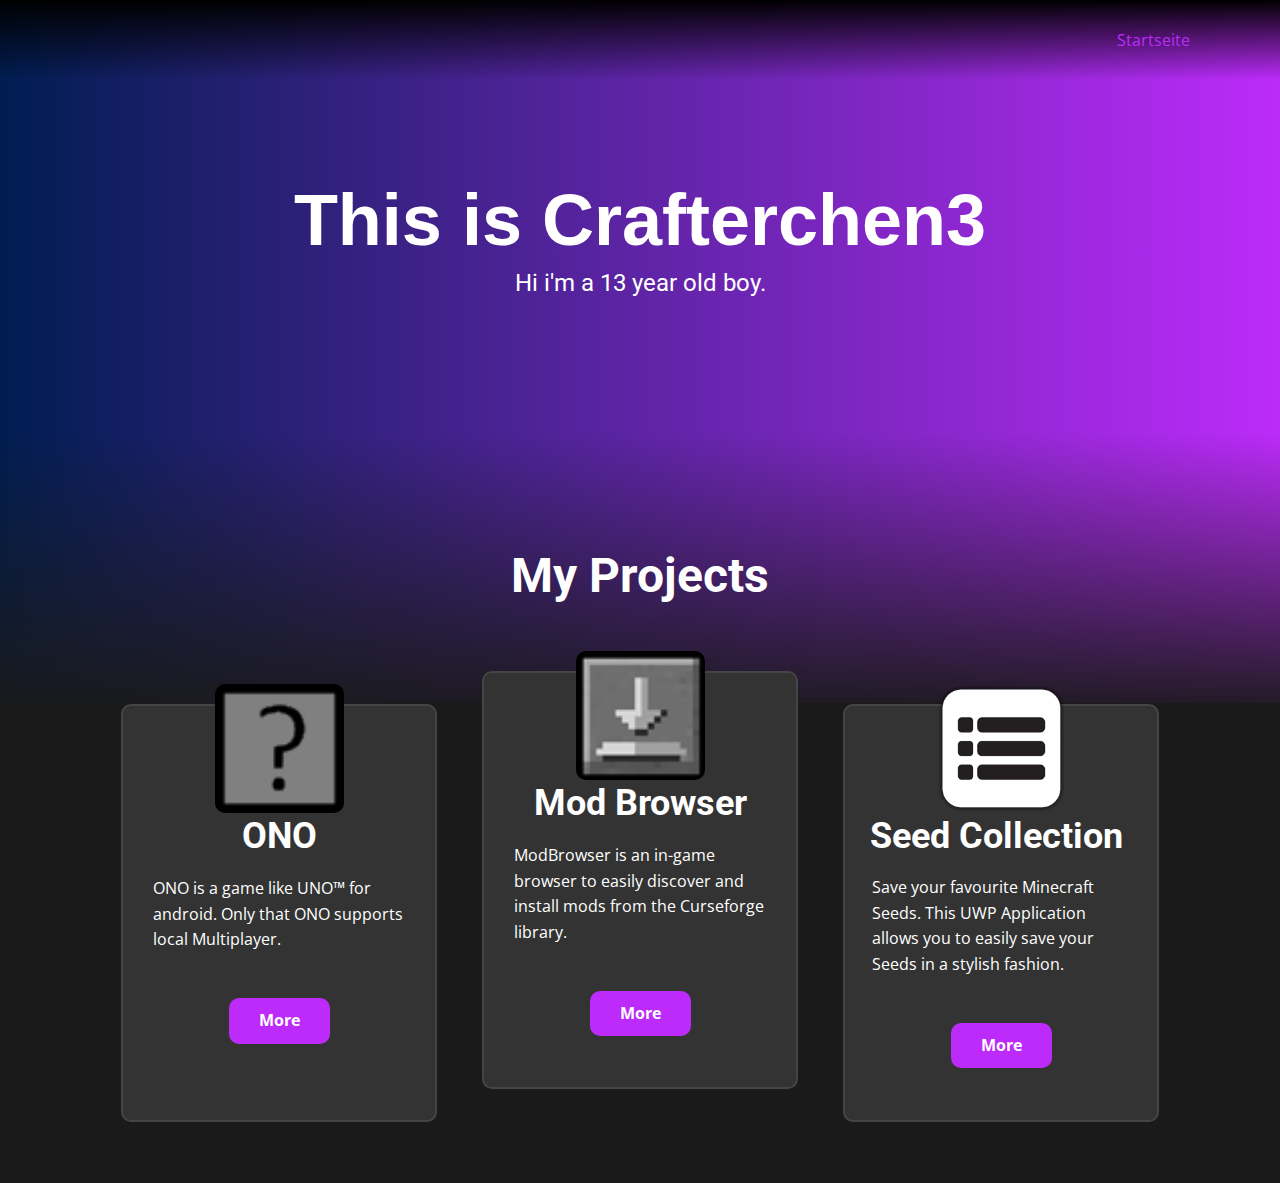
<file: index.html>
<!DOCTYPE html>
<html style="font-size: 16px;">
  <head>
    <meta name="viewport" content="width=device-width, initial-scale=1.0">
    <meta charset="utf-8">
    <meta name="keywords" content="This is Crafterchen3, My Projects">
    <meta name="description" content="">
    <meta name="page_type" content="np-template-header-footer-from-plugin">
    <title>Startseite</title>
    <link rel="stylesheet" href="nicepage.css" media="screen">
<link rel="stylesheet" href="Startseite.css" media="screen">
    <script class="u-script" type="text/javascript" src="jquery.js" defer=""></script>
    <script class="u-script" type="text/javascript" src="nicepage.js" defer=""></script>
    <meta name="generator" content="Nicepage 4.8.2, nicepage.com">
    <link id="u-theme-google-font" rel="stylesheet" href="https://fonts.googleapis.com/css?family=Roboto:100,100i,300,300i,400,400i,500,500i,700,700i,900,900i|Open+Sans:300,300i,400,400i,500,500i,600,600i,700,700i,800,800i">
    
    
    
    <script type="application/ld+json">{
		"@context": "http://schema.org",
		"@type": "Organization",
		"name": ""
}</script>
    <meta name="theme-color" content="#478ac9">
    <meta property="og:title" content="Startseite">
    <meta property="og:type" content="website">
  </head>
  <body data-home-page="Startseite.html" data-home-page-title="Startseite" class="u-body u-overlap u-overlap-transparent u-xl-mode"><header class="u-clearfix u-header u-sticky-cff9 u-header" id="sec-42fa"><div class="u-clearfix u-sheet u-sheet-1">
        <nav class="u-menu u-menu-dropdown u-offcanvas u-menu-1">
          <div class="menu-collapse" style="font-size: 1rem; letter-spacing: 0px;">
            <a class="u-button-style u-custom-left-right-menu-spacing u-custom-padding-bottom u-custom-text-active-color u-custom-text-color u-custom-text-hover-color u-custom-top-bottom-menu-spacing u-nav-link u-text-active-palette-1-base u-text-hover-palette-2-base" href="#">
              <svg class="u-svg-link" viewBox="0 0 24 24"><use xmlns:xlink="http://www.w3.org/1999/xlink" xlink:href="#menu-hamburger"></use></svg>
              <svg class="u-svg-content" version="1.1" id="menu-hamburger" viewBox="0 0 16 16" x="0px" y="0px" xmlns:xlink="http://www.w3.org/1999/xlink" xmlns="http://www.w3.org/2000/svg"><g><rect y="1" width="16" height="2"></rect><rect y="7" width="16" height="2"></rect><rect y="13" width="16" height="2"></rect>
</g></svg>
            </a>
          </div>
          <div class="u-custom-menu u-nav-container">
            <ul class="u-nav u-unstyled u-nav-1"><li class="u-nav-item"><a class="u-button-style u-nav-link u-text-active-custom-color-1 u-text-hover-palette-1-base u-text-white" href="Startseite.html" style="padding: 10px 20px;">Startseite</a>
</li></ul>
          </div>
          <div class="u-custom-menu u-nav-container-collapse">
            <div class="u-black u-container-style u-inner-container-layout u-opacity u-opacity-95 u-sidenav">
              <div class="u-inner-container-layout u-sidenav-overflow">
                <div class="u-menu-close"></div>
                <ul class="u-align-center u-nav u-popupmenu-items u-unstyled u-nav-2"><li class="u-nav-item"><a class="u-button-style u-nav-link" href="Startseite.html">Startseite</a>
</li></ul>
              </div>
            </div>
            <div class="u-black u-menu-overlay u-opacity u-opacity-70"></div>
          </div>
        </nav>
      </div></header>
    <section class="u-clearfix u-gradient u-section-1" id="sec-78e6">
      <div class="u-clearfix u-sheet u-sheet-1">
        <h1 class="u-custom-font u-font-arial u-text u-text-default u-text-white u-title u-text-1">This is Crafterchen3</h1>
        <h4 class="u-align-center u-text u-text-body-alt-color u-text-2">Hi i'm a 13 year old boy.</h4>
      </div>
    </section>
    <section class="u-clearfix u-grey-90 u-section-2" id="sec-39b7">
      <div class="u-expanded-width u-gradient u-shape u-shape-rectangle u-shape-1"></div>
      <div class="u-container-style u-expanded-width u-gradient u-group u-shape-rectangle u-group-1">
        <div class="u-container-layout u-valign-middle u-container-layout-1">
          <h1 class="u-text u-text-body-alt-color u-text-default u-text-1">My Projects</h1>
        </div>
      </div>
      <div class="u-border-2 u-border-grey-dark-1 u-container-style u-grey-80 u-group u-radius-10 u-shape-round u-group-2">
        <div class="u-container-layout u-container-layout-2">
          <img class="u-image u-image-round u-preserve-proportions u-radius-10 u-image-1" src="images/ModBrowser.png" alt="" data-image-width="64" data-image-height="64">
          <h4 class="u-align-center u-text u-text-2">Mod Browser</h4>
          <p class="u-text u-text-default u-text-3"> ModBrowser is an in-game browser to easily discover and install mods from the Curseforge library.</p>
          <a href="https://www.curseforge.com/minecraft/mc-mods/mod-browser" class="u-border-none u-btn u-btn-round u-button-style u-custom-color-1 u-radius-10 u-btn-1">More</a>
        </div>
      </div>
      <div class="u-border-2 u-border-grey-dark-1 u-container-style u-grey-80 u-group u-radius-10 u-shape-round u-group-3">
        <div class="u-container-layout u-container-layout-3">
          <img class="u-image u-image-round u-preserve-proportions u-radius-10 u-image-2" src="images/Unknown.png" alt="" data-image-width="150" data-image-height="150">
          <h4 class="u-align-center u-text u-text-default u-text-4">ONO</h4>
          <p class="u-text u-text-default u-text-5"> ONO is a game like UNO™ for android. Only that ONO supports local Multiplayer.</p>
          <a href="https://github.com/Crafterchen3/ONO" class="u-border-none u-btn u-btn-round u-button-style u-custom-color-1 u-radius-10 u-btn-2">More</a>
        </div>
      </div>
      <div class="u-border-2 u-border-grey-dark-1 u-container-style u-grey-80 u-group u-radius-10 u-shape-round u-group-4">
        <div class="u-container-layout u-container-layout-4">
          <img class="u-image u-image-round u-preserve-proportions u-radius-10 u-image-3" src="images/SeedCollection.png" alt="" data-image-width="200" data-image-height="200">
          <h4 class="u-text u-text-6">Seed Collection</h4>
          <p class="u-text u-text-7"> Save your favourite Minecraft Seeds. This UWP Application allows you to easily save your Seeds in a stylish fashion.</p>
          <a href="https://github.com/Crafterchen3/SeedCollection" class="u-border-none u-btn u-btn-round u-button-style u-custom-color-1 u-radius-10 u-btn-3">More</a>
        </div>
      </div>
    </section>
    <style class="u-overlap-style">.u-overlap:not(.u-sticky-scroll) .u-header {
background-image: linear-gradient(black, rgba(71,138,201,0)) !important
}</style>
    
    
    

  </body>
</html>
</file>
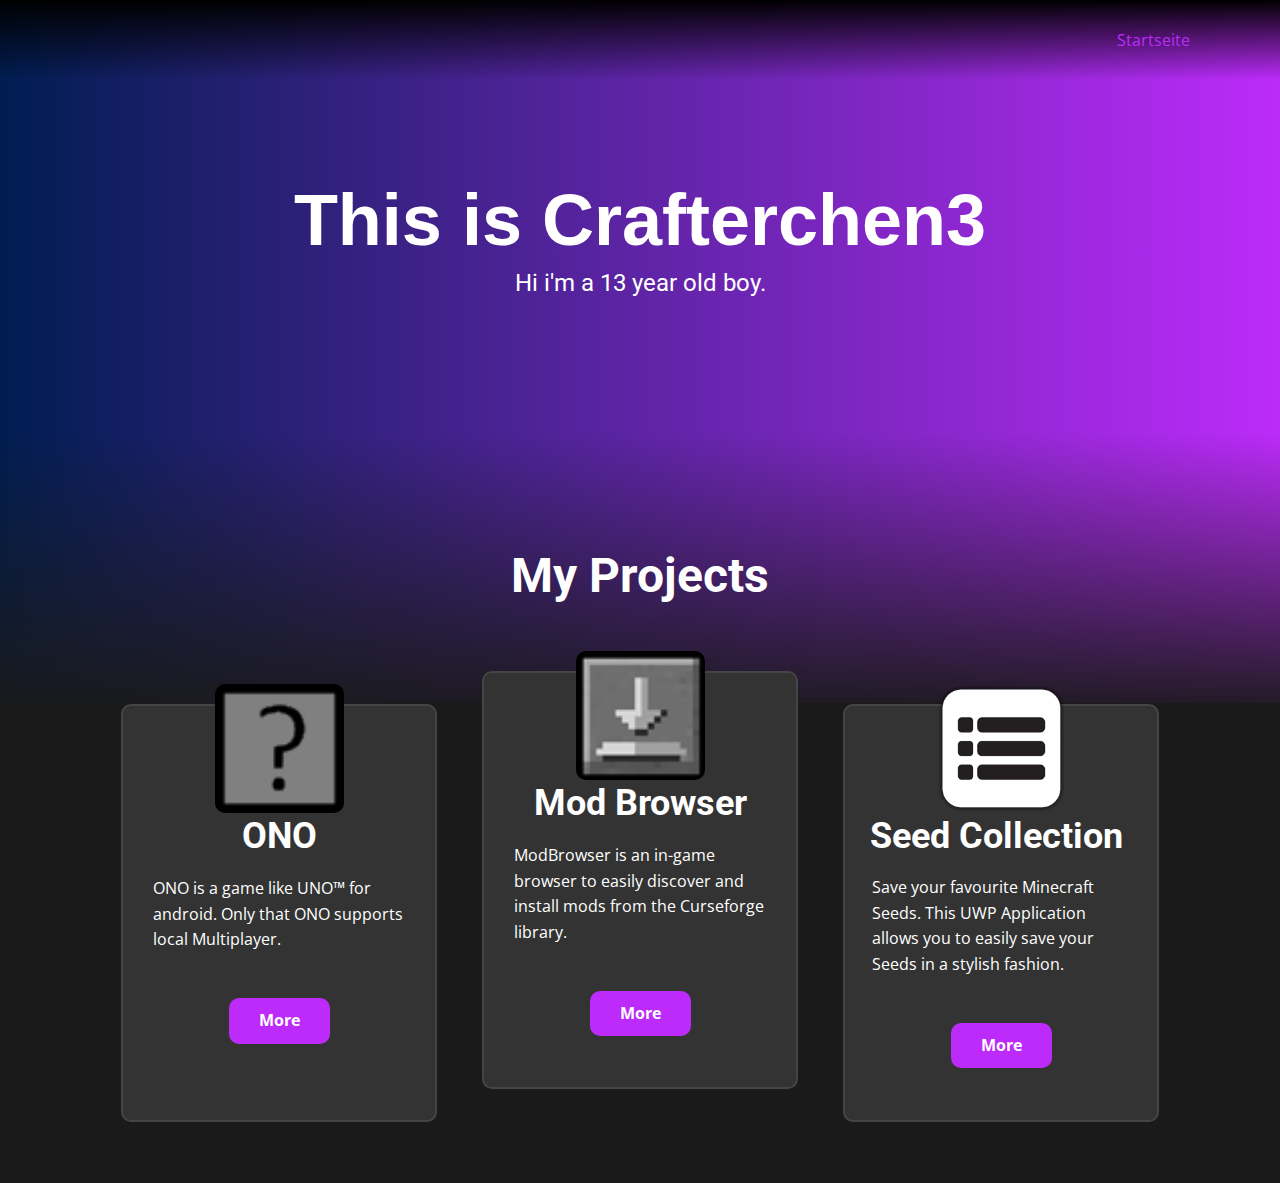
<file: Startseite.html>
<!DOCTYPE html>
<html style="font-size: 16px;">
  <head>
    <meta name="viewport" content="width=device-width, initial-scale=1.0">
    <meta charset="utf-8">
    <meta name="keywords" content="This is Crafterchen3, My Projects">
    <meta name="description" content="">
    <meta name="page_type" content="np-template-header-footer-from-plugin">
    <title>Startseite</title>
    <link rel="stylesheet" href="nicepage.css" media="screen">
<link rel="stylesheet" href="Startseite.css" media="screen">
    <script class="u-script" type="text/javascript" src="jquery.js" defer=""></script>
    <script class="u-script" type="text/javascript" src="nicepage.js" defer=""></script>
    <meta name="generator" content="Nicepage 4.8.2, nicepage.com">
    <link id="u-theme-google-font" rel="stylesheet" href="https://fonts.googleapis.com/css?family=Roboto:100,100i,300,300i,400,400i,500,500i,700,700i,900,900i|Open+Sans:300,300i,400,400i,500,500i,600,600i,700,700i,800,800i">
    
    
    
    <script type="application/ld+json">{
		"@context": "http://schema.org",
		"@type": "Organization",
		"name": ""
}</script>
    <meta name="theme-color" content="#478ac9">
    <meta property="og:title" content="Startseite">
    <meta property="og:type" content="website">
  </head>
  <body class="u-body u-overlap u-overlap-transparent u-xl-mode"><header class="u-clearfix u-header u-sticky-cff9 u-header" id="sec-42fa"><div class="u-clearfix u-sheet u-sheet-1">
        <nav class="u-menu u-menu-dropdown u-offcanvas u-menu-1">
          <div class="menu-collapse" style="font-size: 1rem; letter-spacing: 0px;">
            <a class="u-button-style u-custom-left-right-menu-spacing u-custom-padding-bottom u-custom-text-active-color u-custom-text-color u-custom-text-hover-color u-custom-top-bottom-menu-spacing u-nav-link u-text-active-palette-1-base u-text-hover-palette-2-base" href="#">
              <svg class="u-svg-link" viewBox="0 0 24 24"><use xmlns:xlink="http://www.w3.org/1999/xlink" xlink:href="#menu-hamburger"></use></svg>
              <svg class="u-svg-content" version="1.1" id="menu-hamburger" viewBox="0 0 16 16" x="0px" y="0px" xmlns:xlink="http://www.w3.org/1999/xlink" xmlns="http://www.w3.org/2000/svg"><g><rect y="1" width="16" height="2"></rect><rect y="7" width="16" height="2"></rect><rect y="13" width="16" height="2"></rect>
</g></svg>
            </a>
          </div>
          <div class="u-custom-menu u-nav-container">
            <ul class="u-nav u-unstyled u-nav-1"><li class="u-nav-item"><a class="u-button-style u-nav-link u-text-active-custom-color-1 u-text-hover-palette-1-base u-text-white" href="Startseite.html" style="padding: 10px 20px;">Startseite</a>
</li></ul>
          </div>
          <div class="u-custom-menu u-nav-container-collapse">
            <div class="u-black u-container-style u-inner-container-layout u-opacity u-opacity-95 u-sidenav">
              <div class="u-inner-container-layout u-sidenav-overflow">
                <div class="u-menu-close"></div>
                <ul class="u-align-center u-nav u-popupmenu-items u-unstyled u-nav-2"><li class="u-nav-item"><a class="u-button-style u-nav-link" href="Startseite.html">Startseite</a>
</li></ul>
              </div>
            </div>
            <div class="u-black u-menu-overlay u-opacity u-opacity-70"></div>
          </div>
        </nav>
      </div></header>
    <section class="u-clearfix u-gradient u-section-1" id="sec-78e6">
      <div class="u-clearfix u-sheet u-sheet-1">
        <h1 class="u-custom-font u-font-arial u-text u-text-default u-text-white u-title u-text-1">This is Crafterchen3</h1>
        <h4 class="u-align-center u-text u-text-body-alt-color u-text-2">Hi i'm a 13 year old boy.</h4>
      </div>
    </section>
    <section class="u-clearfix u-grey-90 u-section-2" id="sec-39b7">
      <div class="u-expanded-width u-gradient u-shape u-shape-rectangle u-shape-1"></div>
      <div class="u-container-style u-expanded-width u-gradient u-group u-shape-rectangle u-group-1">
        <div class="u-container-layout u-valign-middle u-container-layout-1">
          <h1 class="u-text u-text-body-alt-color u-text-default u-text-1">My Projects</h1>
        </div>
      </div>
      <div class="u-border-2 u-border-grey-dark-1 u-container-style u-grey-80 u-group u-radius-10 u-shape-round u-group-2">
        <div class="u-container-layout u-container-layout-2">
          <img class="u-image u-image-round u-preserve-proportions u-radius-10 u-image-1" src="images/ModBrowser.png" alt="" data-image-width="64" data-image-height="64">
          <h4 class="u-align-center u-text u-text-2">Mod Browser</h4>
          <p class="u-text u-text-default u-text-3"> ModBrowser is an in-game browser to easily discover and install mods from the Curseforge library.</p>
          <a href="https://www.curseforge.com/minecraft/mc-mods/mod-browser" class="u-border-none u-btn u-btn-round u-button-style u-custom-color-1 u-radius-10 u-btn-1">More</a>
        </div>
      </div>
      <div class="u-border-2 u-border-grey-dark-1 u-container-style u-grey-80 u-group u-radius-10 u-shape-round u-group-3">
        <div class="u-container-layout u-container-layout-3">
          <img class="u-image u-image-round u-preserve-proportions u-radius-10 u-image-2" src="images/Unknown.png" alt="" data-image-width="150" data-image-height="150">
          <h4 class="u-align-center u-text u-text-default u-text-4">ONO</h4>
          <p class="u-text u-text-default u-text-5"> ONO is a game like UNO™ for android. Only that ONO supports local Multiplayer.</p>
          <a href="https://github.com/Crafterchen3/ONO" class="u-border-none u-btn u-btn-round u-button-style u-custom-color-1 u-radius-10 u-btn-2">More</a>
        </div>
      </div>
      <div class="u-border-2 u-border-grey-dark-1 u-container-style u-grey-80 u-group u-radius-10 u-shape-round u-group-4">
        <div class="u-container-layout u-container-layout-4">
          <img class="u-image u-image-round u-preserve-proportions u-radius-10 u-image-3" src="images/SeedCollection.png" alt="" data-image-width="200" data-image-height="200">
          <h4 class="u-text u-text-6">Seed Collection</h4>
          <p class="u-text u-text-7"> Save your favourite Minecraft Seeds. This UWP Application allows you to easily save your Seeds in a stylish fashion.</p>
          <a href="https://github.com/Crafterchen3/SeedCollection" class="u-border-none u-btn u-btn-round u-button-style u-custom-color-1 u-radius-10 u-btn-3">More</a>
        </div>
      </div>
    </section>
    <style class="u-overlap-style">.u-overlap:not(.u-sticky-scroll) .u-header {
background-image: linear-gradient(black, rgba(71,138,201,0)) !important
}</style>
    
    
    

  </body>
</html>
</file>
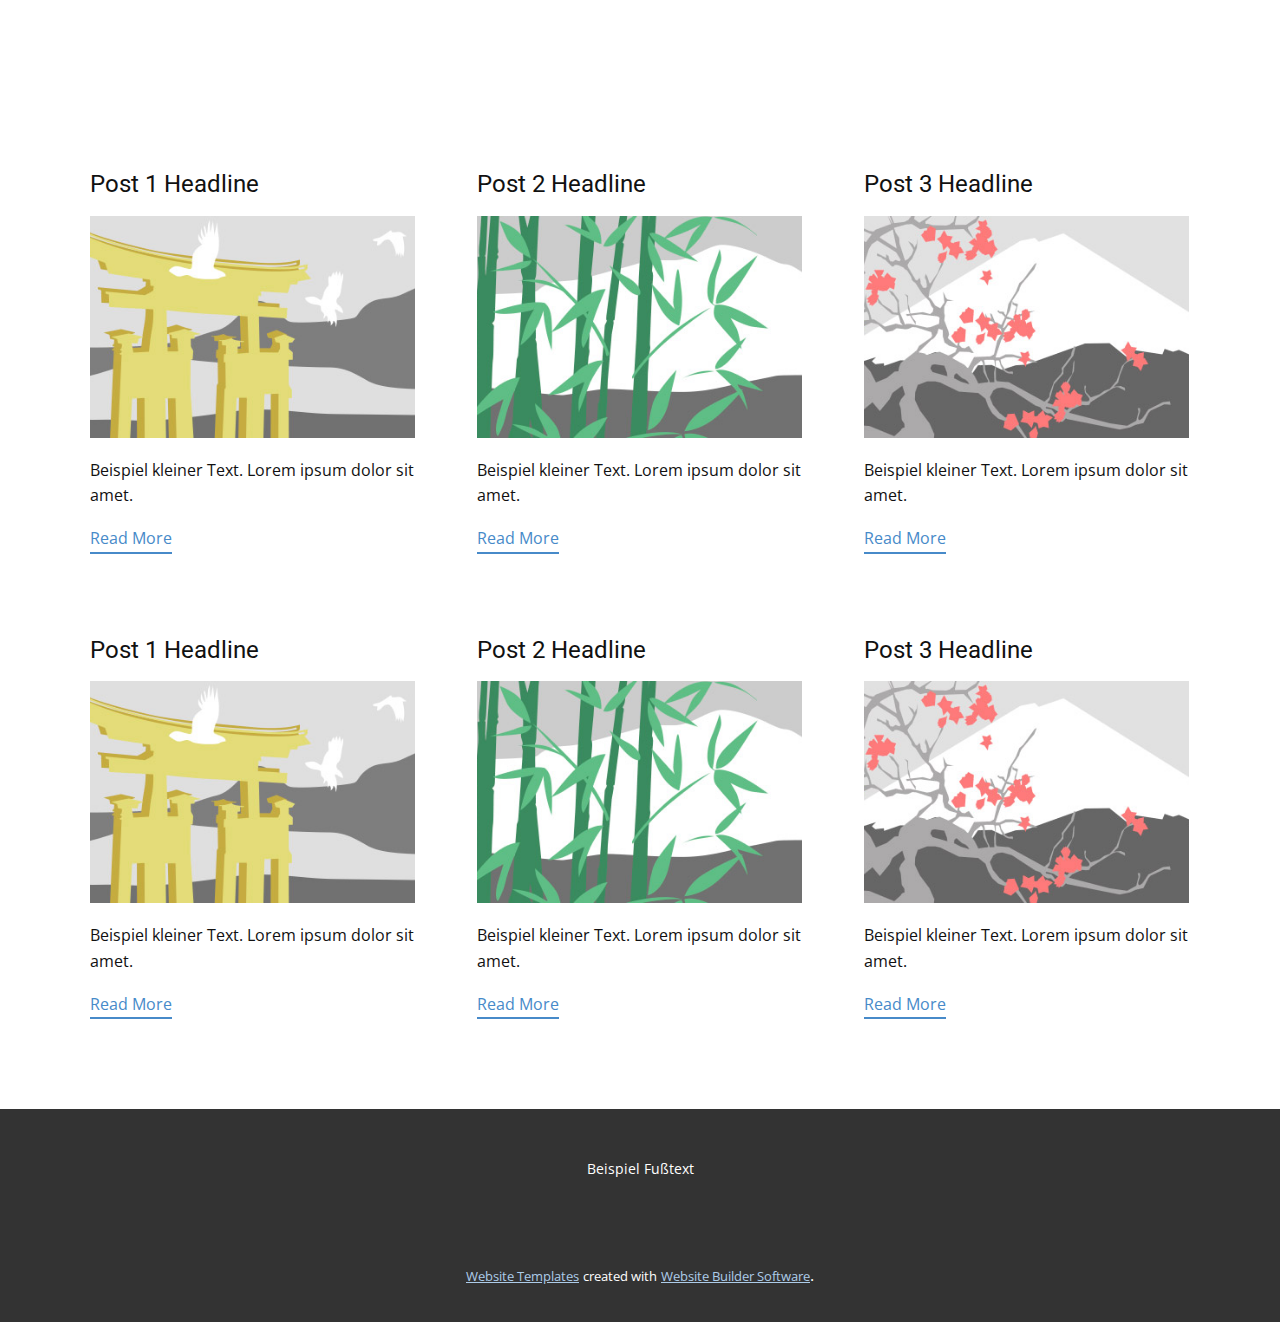
<file: blog/blog.html>
<html style="font-size: 16px;"><head>
    <meta name="viewport" content="width=device-width, initial-scale=1.0">
    <meta charset="utf-8">
    <meta name="keywords" content="">
    <meta name="description" content="">
    <meta name="page_type" content="np-template-header-footer-from-plugin">
    <title>Blog Template</title>
    <link rel="stylesheet" href="../nicepage.css" media="screen">
<link rel="stylesheet" href="../Blog-Template.css" media="screen">
    <script class="u-script" type="text/javascript" src="../jquery.js" defer=""></script>
    <script class="u-script" type="text/javascript" src="../nicepage.js" defer=""></script>
    <meta name="generator" content="Nicepage 4.8.2, nicepage.com">
    <link id="u-theme-google-font" rel="stylesheet" href="https://fonts.googleapis.com/css?family=Roboto:100,100i,300,300i,400,400i,500,500i,700,700i,900,900i|Open+Sans:300,300i,400,400i,500,500i,600,600i,700,700i,800,800i">
    
    
    <script type="application/ld+json">{
		"@context": "http://schema.org",
		"@type": "Organization",
		"name": ""
}</script>
    <meta name="theme-color" content="#478ac9">
  </head>
  <body class="u-body u-xl-mode"><header class="u-clearfix u-header u-sticky-cff9 u-header" id="sec-42fa"><div class="u-clearfix u-sheet u-sheet-1">
        <nav class="u-menu u-menu-dropdown u-offcanvas u-menu-1">
          <div class="menu-collapse" style="font-size: 1rem; letter-spacing: 0px;">
            <a class="u-button-style u-custom-left-right-menu-spacing u-custom-padding-bottom u-custom-text-active-color u-custom-text-color u-custom-text-hover-color u-custom-top-bottom-menu-spacing u-nav-link u-text-active-palette-1-base u-text-hover-palette-2-base" href="#">
              <svg class="u-svg-link" viewBox="0 0 24 24"><use xmlns:xlink="http://www.w3.org/1999/xlink" xlink:href="#menu-hamburger"></use></svg>
              <svg class="u-svg-content" version="1.1" id="menu-hamburger" viewBox="0 0 16 16" x="0px" y="0px" xmlns:xlink="http://www.w3.org/1999/xlink" xmlns="http://www.w3.org/2000/svg"><g><rect y="1" width="16" height="2"></rect><rect y="7" width="16" height="2"></rect><rect y="13" width="16" height="2"></rect>
</g></svg>
            </a>
          </div>
          <div class="u-custom-menu u-nav-container">
            <ul class="u-nav u-unstyled u-nav-1"><li class="u-nav-item"><a class="u-button-style u-nav-link u-text-active-custom-color-1 u-text-hover-palette-1-base u-text-white" href="../Startseite.html" style="padding: 10px 20px;">Startseite</a>
</li></ul>
          </div>
          <div class="u-custom-menu u-nav-container-collapse">
            <div class="u-black u-container-style u-inner-container-layout u-opacity u-opacity-95 u-sidenav">
              <div class="u-inner-container-layout u-sidenav-overflow">
                <div class="u-menu-close"></div>
                <ul class="u-align-center u-nav u-popupmenu-items u-unstyled u-nav-2"><li class="u-nav-item"><a class="u-button-style u-nav-link" href="../Startseite.html">Startseite</a>
</li></ul>
              </div>
            </div>
            <div class="u-black u-menu-overlay u-opacity u-opacity-70"></div>
          </div>
        </nav>
      </div></header>
    <section class="u-clearfix u-section-1" id="sec-6c69">
      <div class="u-clearfix u-sheet u-valign-middle u-sheet-1"><!--blog--><!--blog_options_json--><!--{"type":"Recent","source":"","tags":"","count":""}--><!--/blog_options_json-->
        <div class="u-blog u-expanded-width u-repeater u-repeater-1"><!--blog_post-->
          <div class="u-blog-post u-container-style u-repeater-item u-white u-repeater-item-1">
            <div class="u-container-layout u-similar-container u-valign-top u-container-layout-1"><!--blog_post_header-->
              <h4 class="u-blog-control u-text u-text-1">
                <a class="u-post-header-link" href="../blog/post-5.html"><!--blog_post_header_content-->Post 1 Headline<!--/blog_post_header_content--></a>
              </h4><!--/blog_post_header--><!--blog_post_image-->
              <a class="u-post-header-link" href="../blog/post-5.html"><img alt="" class="u-blog-control u-expanded-width u-image u-image-default u-image-1" src="[data-uri]"></a><!--/blog_post_image--><!--blog_post_content-->
              <div class="u-blog-control u-post-content u-text u-text-2 fr-view">Beispiel kleiner Text. Lorem ipsum dolor sit amet.</div><!--/blog_post_content--><!--blog_post_readmore-->
              <a href="../blog/post-5.html" class="u-blog-control u-border-2 u-border-palette-1-base u-btn u-btn-rectangle u-button-style u-none u-btn-1"><!--blog_post_readmore_content--><!--options_json--><!--{"content":"Read More","defaultValue":"Weiterlesen"}--><!--/options_json-->Read More<!--/blog_post_readmore_content--></a><!--/blog_post_readmore-->
            </div>
          </div><div class="u-blog-post u-container-style u-repeater-item u-video-cover u-white">
            <div class="u-container-layout u-similar-container u-valign-top u-container-layout-2"><!--blog_post_header-->
              <h4 class="u-blog-control u-text u-text-3">
                <a class="u-post-header-link" href="../blog/post-4.html"><!--blog_post_header_content-->Post 2 Headline<!--/blog_post_header_content--></a>
              </h4><!--/blog_post_header--><!--blog_post_image-->
              <a class="u-post-header-link" href="../blog/post-4.html"><img alt="" class="u-blog-control u-expanded-width u-image u-image-default u-image-2" src="[data-uri]"></a><!--/blog_post_image--><!--blog_post_content-->
              <div class="u-blog-control u-post-content u-text u-text-4 fr-view">Beispiel kleiner Text. Lorem ipsum dolor sit amet.</div><!--/blog_post_content--><!--blog_post_readmore-->
              <a href="../blog/post-4.html" class="u-blog-control u-border-2 u-border-palette-1-base u-btn u-btn-rectangle u-button-style u-none u-btn-2"><!--blog_post_readmore_content--><!--options_json--><!--{"content":"Read More","defaultValue":"Weiterlesen"}--><!--/options_json-->Read More<!--/blog_post_readmore_content--></a><!--/blog_post_readmore-->
            </div>
          </div><div class="u-blog-post u-container-style u-repeater-item u-video-cover u-white">
            <div class="u-container-layout u-similar-container u-valign-top u-container-layout-3"><!--blog_post_header-->
              <h4 class="u-blog-control u-text u-text-5">
                <a class="u-post-header-link" href="../blog/post-3.html"><!--blog_post_header_content-->Post 3 Headline<!--/blog_post_header_content--></a>
              </h4><!--/blog_post_header--><!--blog_post_image-->
              <a class="u-post-header-link" href="../blog/post-3.html"><img alt="" class="u-blog-control u-expanded-width u-image u-image-default u-image-3" src="[data-uri]"></a><!--/blog_post_image--><!--blog_post_content-->
              <div class="u-blog-control u-post-content u-text u-text-6 fr-view">Beispiel kleiner Text. Lorem ipsum dolor sit amet.</div><!--/blog_post_content--><!--blog_post_readmore-->
              <a href="../blog/post-3.html" class="u-blog-control u-border-2 u-border-palette-1-base u-btn u-btn-rectangle u-button-style u-none u-btn-3"><!--blog_post_readmore_content--><!--options_json--><!--{"content":"Read More","defaultValue":"Weiterlesen"}--><!--/options_json-->Read More<!--/blog_post_readmore_content--></a><!--/blog_post_readmore-->
            </div>
          </div><div class="u-blog-post u-container-style u-repeater-item u-white u-repeater-item-1">
            <div class="u-container-layout u-similar-container u-valign-top u-container-layout-1"><!--blog_post_header-->
              <h4 class="u-blog-control u-text u-text-1">
                <a class="u-post-header-link" href="../blog/post-2.html"><!--blog_post_header_content-->Post 1 Headline<!--/blog_post_header_content--></a>
              </h4><!--/blog_post_header--><!--blog_post_image-->
              <a class="u-post-header-link" href="../blog/post-2.html"><img alt="" class="u-blog-control u-expanded-width u-image u-image-default u-image-1" src="[data-uri]"></a><!--/blog_post_image--><!--blog_post_content-->
              <div class="u-blog-control u-post-content u-text u-text-2 fr-view">Beispiel kleiner Text. Lorem ipsum dolor sit amet.</div><!--/blog_post_content--><!--blog_post_readmore-->
              <a href="../blog/post-2.html" class="u-blog-control u-border-2 u-border-palette-1-base u-btn u-btn-rectangle u-button-style u-none u-btn-1"><!--blog_post_readmore_content--><!--options_json--><!--{"content":"Read More","defaultValue":"Weiterlesen"}--><!--/options_json-->Read More<!--/blog_post_readmore_content--></a><!--/blog_post_readmore-->
            </div>
          </div><div class="u-blog-post u-container-style u-repeater-item u-video-cover u-white">
            <div class="u-container-layout u-similar-container u-valign-top u-container-layout-2"><!--blog_post_header-->
              <h4 class="u-blog-control u-text u-text-3">
                <a class="u-post-header-link" href="../blog/post-1.html"><!--blog_post_header_content-->Post 2 Headline<!--/blog_post_header_content--></a>
              </h4><!--/blog_post_header--><!--blog_post_image-->
              <a class="u-post-header-link" href="../blog/post-1.html"><img alt="" class="u-blog-control u-expanded-width u-image u-image-default u-image-2" src="[data-uri]"></a><!--/blog_post_image--><!--blog_post_content-->
              <div class="u-blog-control u-post-content u-text u-text-4 fr-view">Beispiel kleiner Text. Lorem ipsum dolor sit amet.</div><!--/blog_post_content--><!--blog_post_readmore-->
              <a href="../blog/post-1.html" class="u-blog-control u-border-2 u-border-palette-1-base u-btn u-btn-rectangle u-button-style u-none u-btn-2"><!--blog_post_readmore_content--><!--options_json--><!--{"content":"Read More","defaultValue":"Weiterlesen"}--><!--/options_json-->Read More<!--/blog_post_readmore_content--></a><!--/blog_post_readmore-->
            </div>
          </div><div class="u-blog-post u-container-style u-repeater-item u-video-cover u-white">
            <div class="u-container-layout u-similar-container u-valign-top u-container-layout-3"><!--blog_post_header-->
              <h4 class="u-blog-control u-text u-text-5">
                <a class="u-post-header-link" href="../blog/post.html"><!--blog_post_header_content-->Post 3 Headline<!--/blog_post_header_content--></a>
              </h4><!--/blog_post_header--><!--blog_post_image-->
              <a class="u-post-header-link" href="../blog/post.html"><img alt="" class="u-blog-control u-expanded-width u-image u-image-default u-image-3" src="[data-uri]"></a><!--/blog_post_image--><!--blog_post_content-->
              <div class="u-blog-control u-post-content u-text u-text-6 fr-view">Beispiel kleiner Text. Lorem ipsum dolor sit amet.</div><!--/blog_post_content--><!--blog_post_readmore-->
              <a href="../blog/post.html" class="u-blog-control u-border-2 u-border-palette-1-base u-btn u-btn-rectangle u-button-style u-none u-btn-3"><!--blog_post_readmore_content--><!--options_json--><!--{"content":"Read More","defaultValue":"Weiterlesen"}--><!--/options_json-->Read More<!--/blog_post_readmore_content--></a><!--/blog_post_readmore-->
            </div>
          </div><!--/blog_post--><!--blog_post-->
          <!--/blog_post--><!--blog_post-->
          <!--/blog_post-->
        </div><!--/blog-->
      </div>
    </section>
    
    
    <footer class="u-align-center u-clearfix u-footer u-grey-80 u-footer" id="sec-df6f"><div class="u-clearfix u-sheet u-valign-middle u-sheet-1">
        <p class="u-small-text u-text u-text-variant u-text-1">Beispiel Fußtext</p>
      </div></footer>
    <section class="u-backlink u-clearfix u-grey-80">
      <a class="u-link" href="https://nicepage.com/website-templates" target="_blank">
        <span>Website Templates</span>
      </a>
      <p class="u-text">
        <span>created with</span>
      </p>
      <a class="u-link" href="" target="_blank">
        <span>Website Builder Software</span>
      </a>. 
    </section>
  
</body></html>
</file>
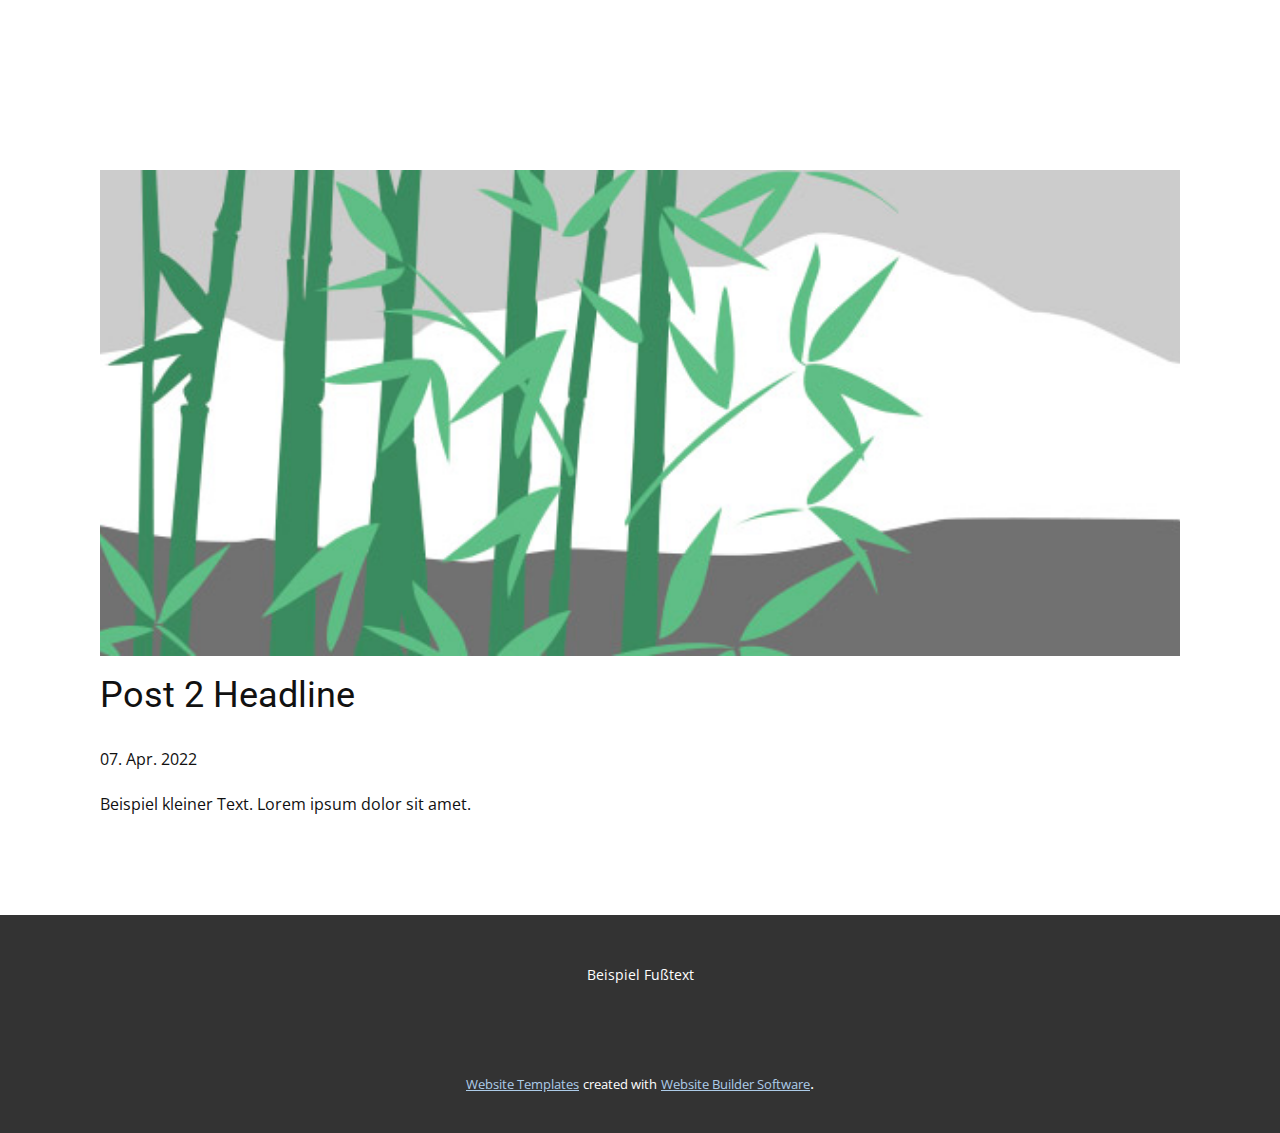
<file: blog/post-1.html>
<!doctype html>
<html style="font-size: 16px;"><head>
    <meta name="viewport" content="width=device-width, initial-scale=1.0">
    <meta charset="utf-8">
    <meta name="keywords" content="Post 1 Headline">
    <meta name="description" content="">
    <meta name="page_type" content="np-template-header-footer-from-plugin">
    <title>Post 2 Headline</title>
    <link rel="stylesheet" href="../nicepage.css" media="screen">
<link rel="stylesheet" href="../Post-Template.css" media="screen">
    <script class="u-script" type="text/javascript" src="../jquery.js" defer=""></script>
    <script class="u-script" type="text/javascript" src="../nicepage.js" defer=""></script>
    <meta name="generator" content="Nicepage 4.8.2, nicepage.com">
    <link id="u-theme-google-font" rel="stylesheet" href="https://fonts.googleapis.com/css?family=Roboto:100,100i,300,300i,400,400i,500,500i,700,700i,900,900i|Open+Sans:300,300i,400,400i,500,500i,600,600i,700,700i,800,800i">
    
    
    <script type="application/ld+json">{
		"@context": "http://schema.org",
		"@type": "Organization",
		"name": ""
}</script>
    <meta name="theme-color" content="#478ac9">
  </head>
  <body class="u-body u-xl-mode"><header class="u-clearfix u-header u-sticky-cff9 u-header" id="sec-42fa"><div class="u-clearfix u-sheet u-sheet-1">
        <nav class="u-menu u-menu-dropdown u-offcanvas u-menu-1">
          <div class="menu-collapse" style="font-size: 1rem; letter-spacing: 0px;">
            <a class="u-button-style u-custom-left-right-menu-spacing u-custom-padding-bottom u-custom-text-active-color u-custom-text-color u-custom-text-hover-color u-custom-top-bottom-menu-spacing u-nav-link u-text-active-palette-1-base u-text-hover-palette-2-base" href="#">
              <svg class="u-svg-link" viewBox="0 0 24 24"><use xmlns:xlink="http://www.w3.org/1999/xlink" xlink:href="#menu-hamburger"></use></svg>
              <svg class="u-svg-content" version="1.1" id="menu-hamburger" viewBox="0 0 16 16" x="0px" y="0px" xmlns:xlink="http://www.w3.org/1999/xlink" xmlns="http://www.w3.org/2000/svg"><g><rect y="1" width="16" height="2"></rect><rect y="7" width="16" height="2"></rect><rect y="13" width="16" height="2"></rect>
</g></svg>
            </a>
          </div>
          <div class="u-custom-menu u-nav-container">
            <ul class="u-nav u-unstyled u-nav-1"><li class="u-nav-item"><a class="u-button-style u-nav-link u-text-active-custom-color-1 u-text-hover-palette-1-base u-text-white" href="../Startseite.html" style="padding: 10px 20px;">Startseite</a>
</li></ul>
          </div>
          <div class="u-custom-menu u-nav-container-collapse">
            <div class="u-black u-container-style u-inner-container-layout u-opacity u-opacity-95 u-sidenav">
              <div class="u-inner-container-layout u-sidenav-overflow">
                <div class="u-menu-close"></div>
                <ul class="u-align-center u-nav u-popupmenu-items u-unstyled u-nav-2"><li class="u-nav-item"><a class="u-button-style u-nav-link" href="../Startseite.html">Startseite</a>
</li></ul>
              </div>
            </div>
            <div class="u-black u-menu-overlay u-opacity u-opacity-70"></div>
          </div>
        </nav>
      </div></header>
    <section class="u-align-center u-clearfix u-section-1" id="sec-69b6">
      <div class="u-clearfix u-sheet u-valign-middle-md u-valign-middle-sm u-valign-middle-xs u-sheet-1"><!--post_details--><!--post_details_options_json--><!--{"source":""}--><!--/post_details_options_json--><!--blog_post-->
        <div class="u-container-style u-expanded-width u-post-details u-post-details-1">
          <div class="u-container-layout u-valign-middle u-container-layout-1"><!--blog_post_image-->
            <img alt="" class="u-blog-control u-expanded-width u-image u-image-default u-image-1" src="[data-uri]"><!--/blog_post_image--><!--blog_post_header-->
            <h2 class="u-blog-control u-text u-text-1">Post 2 Headline</h2><!--/blog_post_header--><!--blog_post_metadata-->
            <div class="u-blog-control u-metadata u-metadata-1"><!--blog_post_metadata_date-->
              <span class="u-meta-date u-meta-icon">07. Apr. 2022</span><!--/blog_post_metadata_date--><!--blog_post_metadata_category-->
              <!--/blog_post_metadata_category--><!--blog_post_metadata_comments-->
              <!--/blog_post_metadata_comments-->
            </div><!--/blog_post_metadata--><!--blog_post_content-->
            <div class="u-align-justify u-blog-control u-post-content u-text u-text-2 fr-view">
  Beispiel kleiner Text. Lorem ipsum dolor sit amet.
  </div><!--/blog_post_content-->
          </div>
        </div><!--/blog_post--><!--/post_details-->
      </div>
    </section>
    
    
    <footer class="u-align-center u-clearfix u-footer u-grey-80 u-footer" id="sec-df6f"><div class="u-clearfix u-sheet u-valign-middle u-sheet-1">
        <p class="u-small-text u-text u-text-variant u-text-1">Beispiel Fußtext</p>
      </div></footer>
    <section class="u-backlink u-clearfix u-grey-80">
      <a class="u-link" href="https://nicepage.com/website-templates" target="_blank">
        <span>Website Templates</span>
      </a>
      <p class="u-text">
        <span>created with</span>
      </p>
      <a class="u-link" href="" target="_blank">
        <span>Website Builder Software</span>
      </a>. 
    </section>
  
</body></html>
</file>
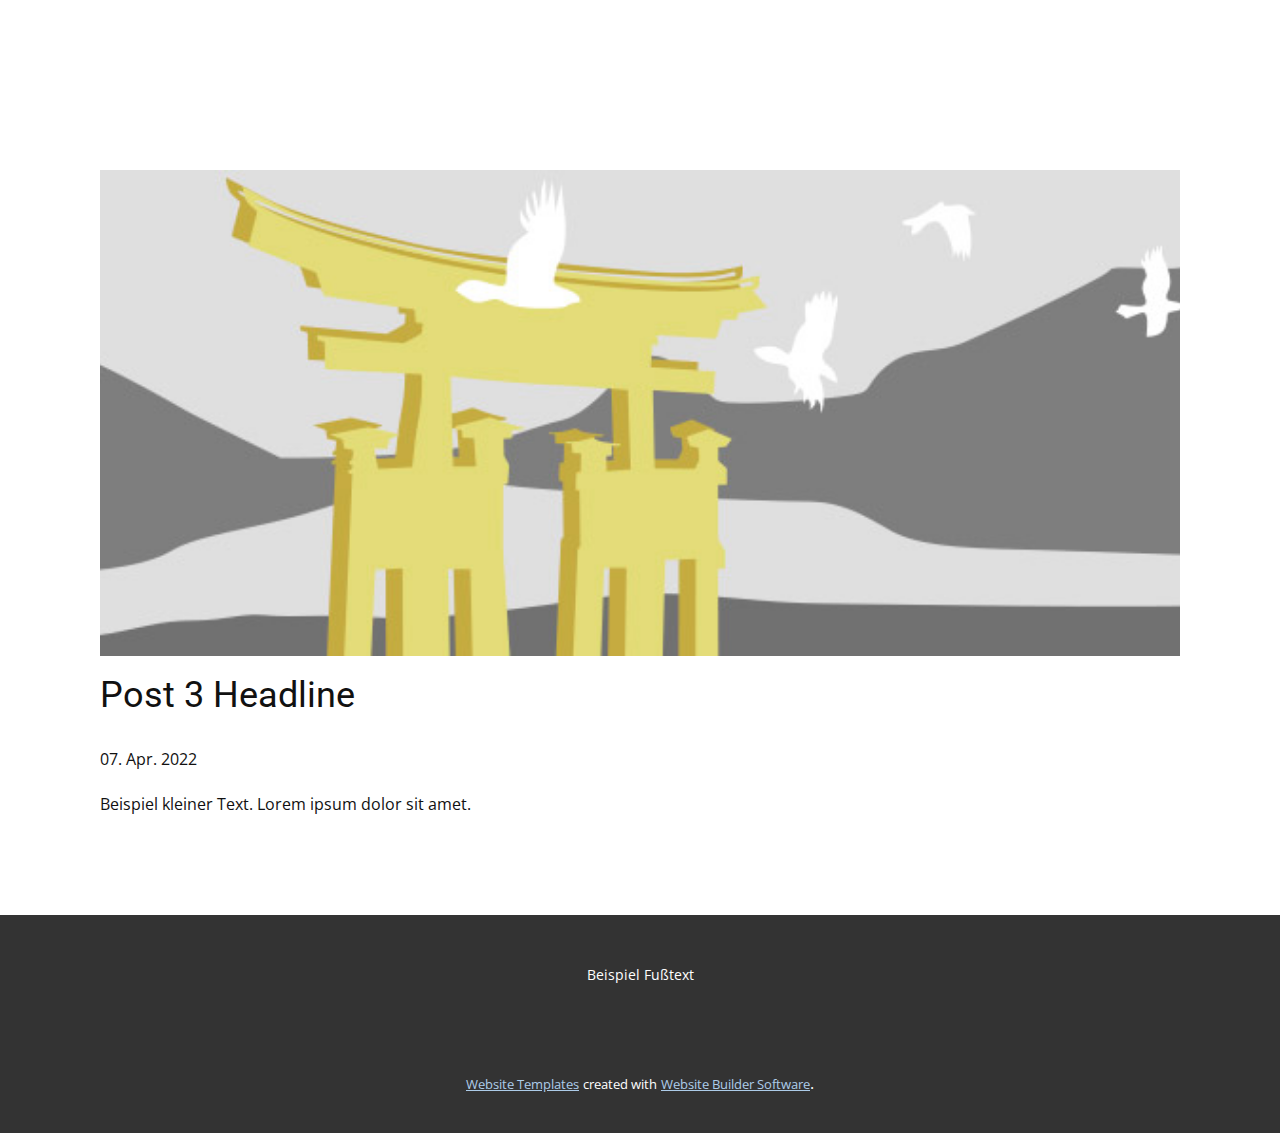
<file: blog/post-2.html>
<!doctype html>
<html style="font-size: 16px;"><head>
    <meta name="viewport" content="width=device-width, initial-scale=1.0">
    <meta charset="utf-8">
    <meta name="keywords" content="Post 1 Headline">
    <meta name="description" content="">
    <meta name="page_type" content="np-template-header-footer-from-plugin">
    <title>Post 3 Headline</title>
    <link rel="stylesheet" href="../nicepage.css" media="screen">
<link rel="stylesheet" href="../Post-Template.css" media="screen">
    <script class="u-script" type="text/javascript" src="../jquery.js" defer=""></script>
    <script class="u-script" type="text/javascript" src="../nicepage.js" defer=""></script>
    <meta name="generator" content="Nicepage 4.8.2, nicepage.com">
    <link id="u-theme-google-font" rel="stylesheet" href="https://fonts.googleapis.com/css?family=Roboto:100,100i,300,300i,400,400i,500,500i,700,700i,900,900i|Open+Sans:300,300i,400,400i,500,500i,600,600i,700,700i,800,800i">
    
    
    <script type="application/ld+json">{
		"@context": "http://schema.org",
		"@type": "Organization",
		"name": ""
}</script>
    <meta name="theme-color" content="#478ac9">
  </head>
  <body class="u-body u-xl-mode"><header class="u-clearfix u-header u-sticky-cff9 u-header" id="sec-42fa"><div class="u-clearfix u-sheet u-sheet-1">
        <nav class="u-menu u-menu-dropdown u-offcanvas u-menu-1">
          <div class="menu-collapse" style="font-size: 1rem; letter-spacing: 0px;">
            <a class="u-button-style u-custom-left-right-menu-spacing u-custom-padding-bottom u-custom-text-active-color u-custom-text-color u-custom-text-hover-color u-custom-top-bottom-menu-spacing u-nav-link u-text-active-palette-1-base u-text-hover-palette-2-base" href="#">
              <svg class="u-svg-link" viewBox="0 0 24 24"><use xmlns:xlink="http://www.w3.org/1999/xlink" xlink:href="#menu-hamburger"></use></svg>
              <svg class="u-svg-content" version="1.1" id="menu-hamburger" viewBox="0 0 16 16" x="0px" y="0px" xmlns:xlink="http://www.w3.org/1999/xlink" xmlns="http://www.w3.org/2000/svg"><g><rect y="1" width="16" height="2"></rect><rect y="7" width="16" height="2"></rect><rect y="13" width="16" height="2"></rect>
</g></svg>
            </a>
          </div>
          <div class="u-custom-menu u-nav-container">
            <ul class="u-nav u-unstyled u-nav-1"><li class="u-nav-item"><a class="u-button-style u-nav-link u-text-active-custom-color-1 u-text-hover-palette-1-base u-text-white" href="../Startseite.html" style="padding: 10px 20px;">Startseite</a>
</li></ul>
          </div>
          <div class="u-custom-menu u-nav-container-collapse">
            <div class="u-black u-container-style u-inner-container-layout u-opacity u-opacity-95 u-sidenav">
              <div class="u-inner-container-layout u-sidenav-overflow">
                <div class="u-menu-close"></div>
                <ul class="u-align-center u-nav u-popupmenu-items u-unstyled u-nav-2"><li class="u-nav-item"><a class="u-button-style u-nav-link" href="../Startseite.html">Startseite</a>
</li></ul>
              </div>
            </div>
            <div class="u-black u-menu-overlay u-opacity u-opacity-70"></div>
          </div>
        </nav>
      </div></header>
    <section class="u-align-center u-clearfix u-section-1" id="sec-69b6">
      <div class="u-clearfix u-sheet u-valign-middle-md u-valign-middle-sm u-valign-middle-xs u-sheet-1"><!--post_details--><!--post_details_options_json--><!--{"source":""}--><!--/post_details_options_json--><!--blog_post-->
        <div class="u-container-style u-expanded-width u-post-details u-post-details-1">
          <div class="u-container-layout u-valign-middle u-container-layout-1"><!--blog_post_image-->
            <img alt="" class="u-blog-control u-expanded-width u-image u-image-default u-image-1" src="[data-uri]"><!--/blog_post_image--><!--blog_post_header-->
            <h2 class="u-blog-control u-text u-text-1">Post 3 Headline</h2><!--/blog_post_header--><!--blog_post_metadata-->
            <div class="u-blog-control u-metadata u-metadata-1"><!--blog_post_metadata_date-->
              <span class="u-meta-date u-meta-icon">07. Apr. 2022</span><!--/blog_post_metadata_date--><!--blog_post_metadata_category-->
              <!--/blog_post_metadata_category--><!--blog_post_metadata_comments-->
              <!--/blog_post_metadata_comments-->
            </div><!--/blog_post_metadata--><!--blog_post_content-->
            <div class="u-align-justify u-blog-control u-post-content u-text u-text-2 fr-view">
  Beispiel kleiner Text. Lorem ipsum dolor sit amet.
  </div><!--/blog_post_content-->
          </div>
        </div><!--/blog_post--><!--/post_details-->
      </div>
    </section>
    
    
    <footer class="u-align-center u-clearfix u-footer u-grey-80 u-footer" id="sec-df6f"><div class="u-clearfix u-sheet u-valign-middle u-sheet-1">
        <p class="u-small-text u-text u-text-variant u-text-1">Beispiel Fußtext</p>
      </div></footer>
    <section class="u-backlink u-clearfix u-grey-80">
      <a class="u-link" href="https://nicepage.com/website-templates" target="_blank">
        <span>Website Templates</span>
      </a>
      <p class="u-text">
        <span>created with</span>
      </p>
      <a class="u-link" href="" target="_blank">
        <span>Website Builder Software</span>
      </a>. 
    </section>
  
</body></html>
</file>
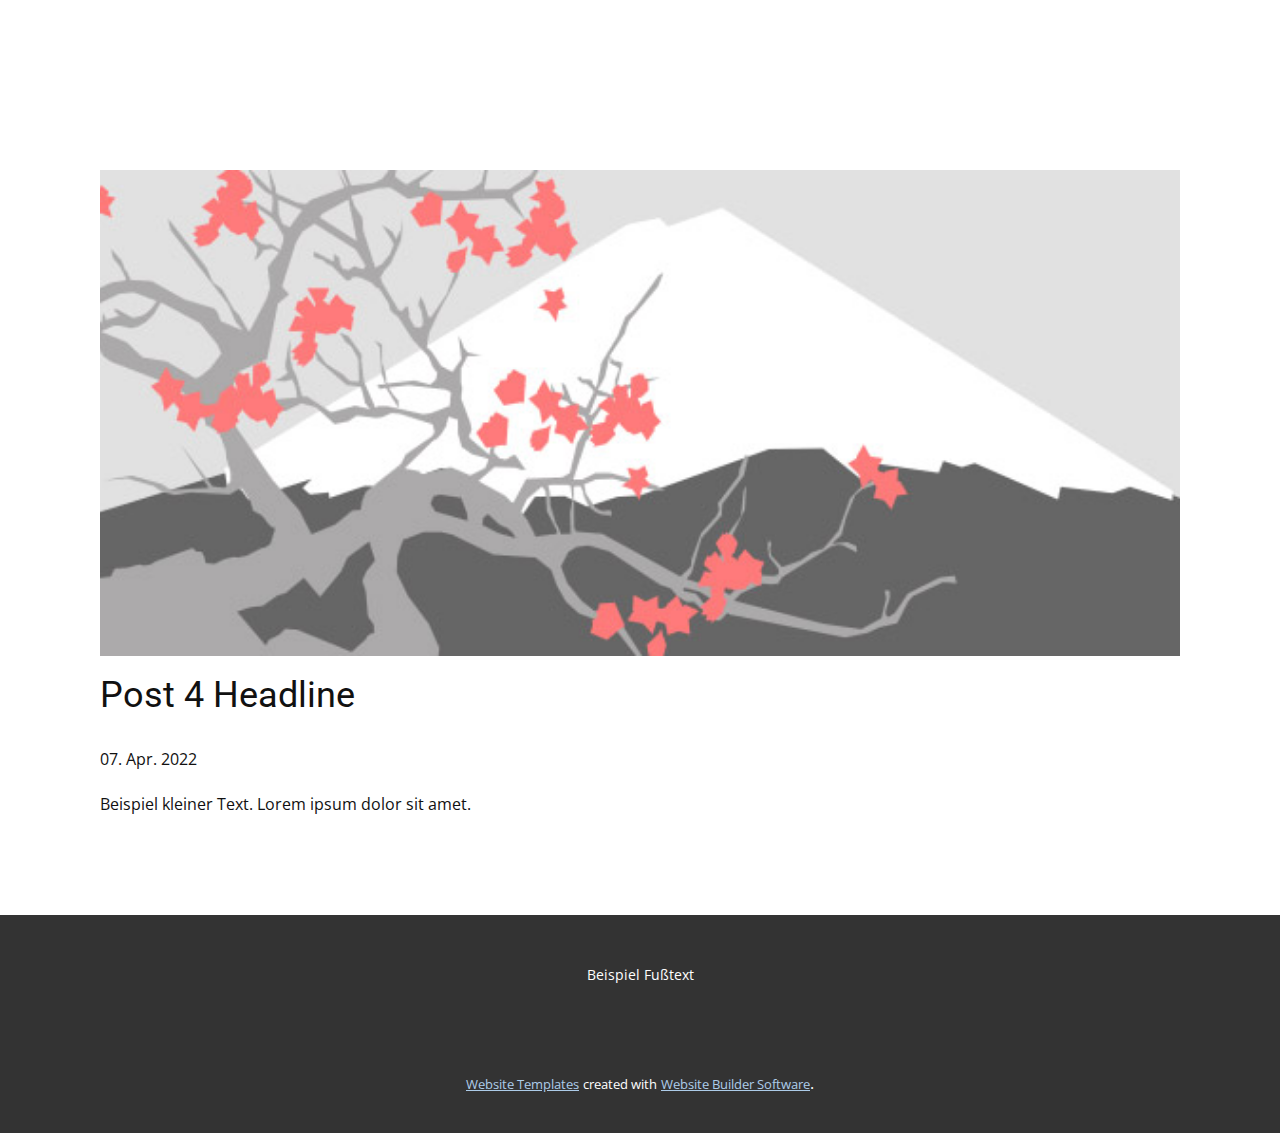
<file: blog/post-3.html>
<!doctype html>
<html style="font-size: 16px;"><head>
    <meta name="viewport" content="width=device-width, initial-scale=1.0">
    <meta charset="utf-8">
    <meta name="keywords" content="Post 1 Headline">
    <meta name="description" content="">
    <meta name="page_type" content="np-template-header-footer-from-plugin">
    <title>Post 4 Headline</title>
    <link rel="stylesheet" href="../nicepage.css" media="screen">
<link rel="stylesheet" href="../Post-Template.css" media="screen">
    <script class="u-script" type="text/javascript" src="../jquery.js" defer=""></script>
    <script class="u-script" type="text/javascript" src="../nicepage.js" defer=""></script>
    <meta name="generator" content="Nicepage 4.8.2, nicepage.com">
    <link id="u-theme-google-font" rel="stylesheet" href="https://fonts.googleapis.com/css?family=Roboto:100,100i,300,300i,400,400i,500,500i,700,700i,900,900i|Open+Sans:300,300i,400,400i,500,500i,600,600i,700,700i,800,800i">
    
    
    <script type="application/ld+json">{
		"@context": "http://schema.org",
		"@type": "Organization",
		"name": ""
}</script>
    <meta name="theme-color" content="#478ac9">
  </head>
  <body class="u-body u-xl-mode"><header class="u-clearfix u-header u-sticky-cff9 u-header" id="sec-42fa"><div class="u-clearfix u-sheet u-sheet-1">
        <nav class="u-menu u-menu-dropdown u-offcanvas u-menu-1">
          <div class="menu-collapse" style="font-size: 1rem; letter-spacing: 0px;">
            <a class="u-button-style u-custom-left-right-menu-spacing u-custom-padding-bottom u-custom-text-active-color u-custom-text-color u-custom-text-hover-color u-custom-top-bottom-menu-spacing u-nav-link u-text-active-palette-1-base u-text-hover-palette-2-base" href="#">
              <svg class="u-svg-link" viewBox="0 0 24 24"><use xmlns:xlink="http://www.w3.org/1999/xlink" xlink:href="#menu-hamburger"></use></svg>
              <svg class="u-svg-content" version="1.1" id="menu-hamburger" viewBox="0 0 16 16" x="0px" y="0px" xmlns:xlink="http://www.w3.org/1999/xlink" xmlns="http://www.w3.org/2000/svg"><g><rect y="1" width="16" height="2"></rect><rect y="7" width="16" height="2"></rect><rect y="13" width="16" height="2"></rect>
</g></svg>
            </a>
          </div>
          <div class="u-custom-menu u-nav-container">
            <ul class="u-nav u-unstyled u-nav-1"><li class="u-nav-item"><a class="u-button-style u-nav-link u-text-active-custom-color-1 u-text-hover-palette-1-base u-text-white" href="../Startseite.html" style="padding: 10px 20px;">Startseite</a>
</li></ul>
          </div>
          <div class="u-custom-menu u-nav-container-collapse">
            <div class="u-black u-container-style u-inner-container-layout u-opacity u-opacity-95 u-sidenav">
              <div class="u-inner-container-layout u-sidenav-overflow">
                <div class="u-menu-close"></div>
                <ul class="u-align-center u-nav u-popupmenu-items u-unstyled u-nav-2"><li class="u-nav-item"><a class="u-button-style u-nav-link" href="../Startseite.html">Startseite</a>
</li></ul>
              </div>
            </div>
            <div class="u-black u-menu-overlay u-opacity u-opacity-70"></div>
          </div>
        </nav>
      </div></header>
    <section class="u-align-center u-clearfix u-section-1" id="sec-69b6">
      <div class="u-clearfix u-sheet u-valign-middle-md u-valign-middle-sm u-valign-middle-xs u-sheet-1"><!--post_details--><!--post_details_options_json--><!--{"source":""}--><!--/post_details_options_json--><!--blog_post-->
        <div class="u-container-style u-expanded-width u-post-details u-post-details-1">
          <div class="u-container-layout u-valign-middle u-container-layout-1"><!--blog_post_image-->
            <img alt="" class="u-blog-control u-expanded-width u-image u-image-default u-image-1" src="[data-uri]"><!--/blog_post_image--><!--blog_post_header-->
            <h2 class="u-blog-control u-text u-text-1">Post 4 Headline</h2><!--/blog_post_header--><!--blog_post_metadata-->
            <div class="u-blog-control u-metadata u-metadata-1"><!--blog_post_metadata_date-->
              <span class="u-meta-date u-meta-icon">07. Apr. 2022</span><!--/blog_post_metadata_date--><!--blog_post_metadata_category-->
              <!--/blog_post_metadata_category--><!--blog_post_metadata_comments-->
              <!--/blog_post_metadata_comments-->
            </div><!--/blog_post_metadata--><!--blog_post_content-->
            <div class="u-align-justify u-blog-control u-post-content u-text u-text-2 fr-view">
  Beispiel kleiner Text. Lorem ipsum dolor sit amet.
  </div><!--/blog_post_content-->
          </div>
        </div><!--/blog_post--><!--/post_details-->
      </div>
    </section>
    
    
    <footer class="u-align-center u-clearfix u-footer u-grey-80 u-footer" id="sec-df6f"><div class="u-clearfix u-sheet u-valign-middle u-sheet-1">
        <p class="u-small-text u-text u-text-variant u-text-1">Beispiel Fußtext</p>
      </div></footer>
    <section class="u-backlink u-clearfix u-grey-80">
      <a class="u-link" href="https://nicepage.com/website-templates" target="_blank">
        <span>Website Templates</span>
      </a>
      <p class="u-text">
        <span>created with</span>
      </p>
      <a class="u-link" href="" target="_blank">
        <span>Website Builder Software</span>
      </a>. 
    </section>
  
</body></html>
</file>
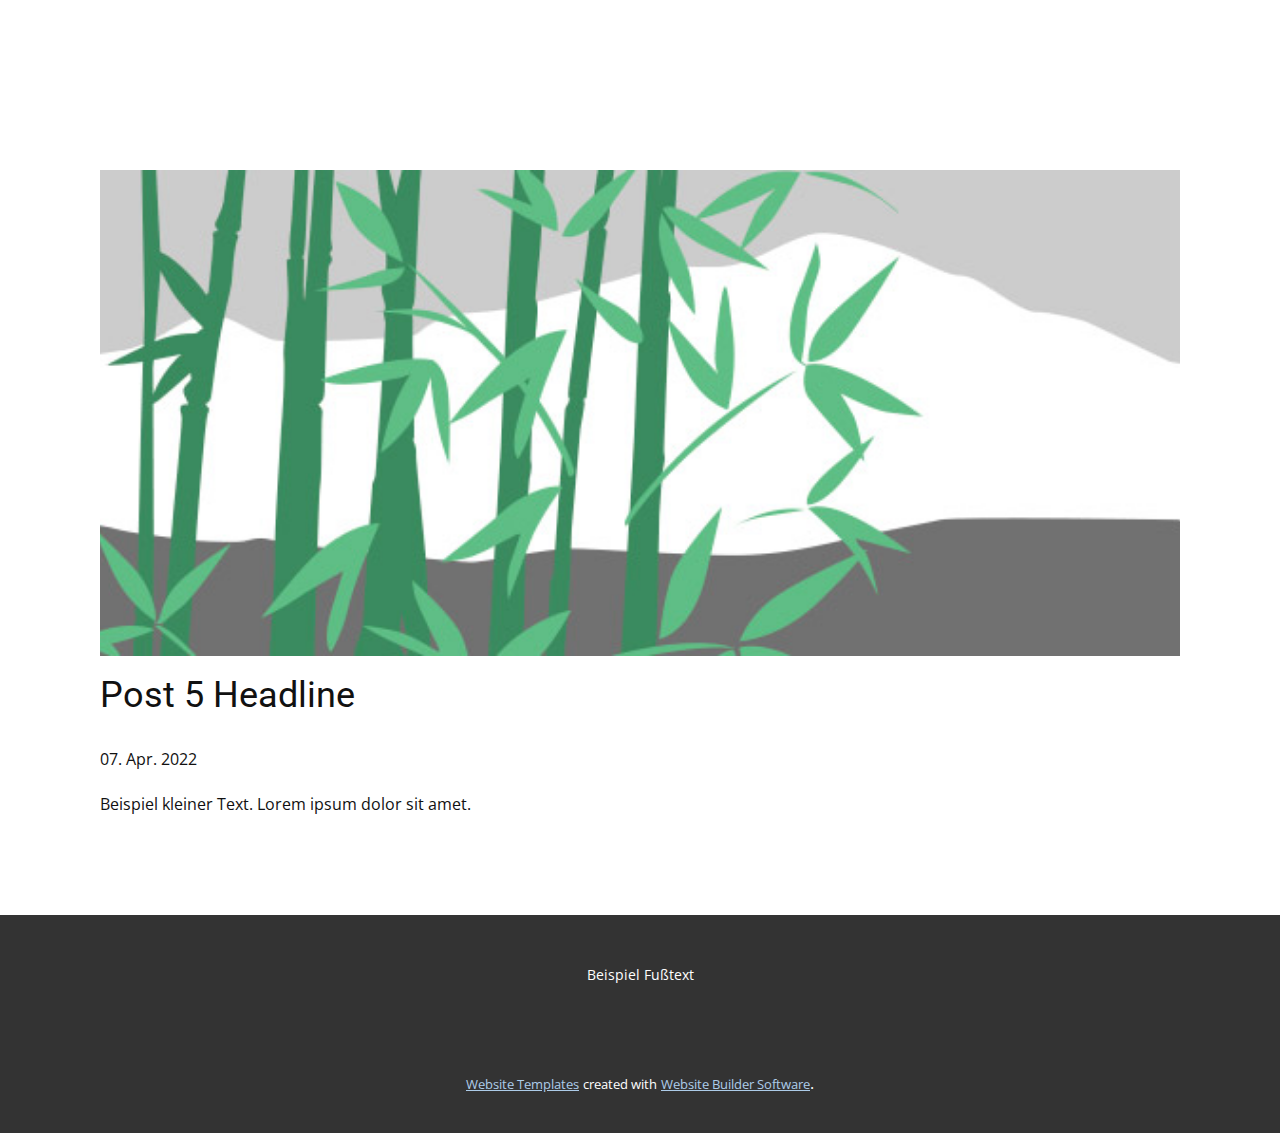
<file: blog/post-4.html>
<!doctype html>
<html style="font-size: 16px;"><head>
    <meta name="viewport" content="width=device-width, initial-scale=1.0">
    <meta charset="utf-8">
    <meta name="keywords" content="Post 1 Headline">
    <meta name="description" content="">
    <meta name="page_type" content="np-template-header-footer-from-plugin">
    <title>Post 5 Headline</title>
    <link rel="stylesheet" href="../nicepage.css" media="screen">
<link rel="stylesheet" href="../Post-Template.css" media="screen">
    <script class="u-script" type="text/javascript" src="../jquery.js" defer=""></script>
    <script class="u-script" type="text/javascript" src="../nicepage.js" defer=""></script>
    <meta name="generator" content="Nicepage 4.8.2, nicepage.com">
    <link id="u-theme-google-font" rel="stylesheet" href="https://fonts.googleapis.com/css?family=Roboto:100,100i,300,300i,400,400i,500,500i,700,700i,900,900i|Open+Sans:300,300i,400,400i,500,500i,600,600i,700,700i,800,800i">
    
    
    <script type="application/ld+json">{
		"@context": "http://schema.org",
		"@type": "Organization",
		"name": ""
}</script>
    <meta name="theme-color" content="#478ac9">
  </head>
  <body class="u-body u-xl-mode"><header class="u-clearfix u-header u-sticky-cff9 u-header" id="sec-42fa"><div class="u-clearfix u-sheet u-sheet-1">
        <nav class="u-menu u-menu-dropdown u-offcanvas u-menu-1">
          <div class="menu-collapse" style="font-size: 1rem; letter-spacing: 0px;">
            <a class="u-button-style u-custom-left-right-menu-spacing u-custom-padding-bottom u-custom-text-active-color u-custom-text-color u-custom-text-hover-color u-custom-top-bottom-menu-spacing u-nav-link u-text-active-palette-1-base u-text-hover-palette-2-base" href="#">
              <svg class="u-svg-link" viewBox="0 0 24 24"><use xmlns:xlink="http://www.w3.org/1999/xlink" xlink:href="#menu-hamburger"></use></svg>
              <svg class="u-svg-content" version="1.1" id="menu-hamburger" viewBox="0 0 16 16" x="0px" y="0px" xmlns:xlink="http://www.w3.org/1999/xlink" xmlns="http://www.w3.org/2000/svg"><g><rect y="1" width="16" height="2"></rect><rect y="7" width="16" height="2"></rect><rect y="13" width="16" height="2"></rect>
</g></svg>
            </a>
          </div>
          <div class="u-custom-menu u-nav-container">
            <ul class="u-nav u-unstyled u-nav-1"><li class="u-nav-item"><a class="u-button-style u-nav-link u-text-active-custom-color-1 u-text-hover-palette-1-base u-text-white" href="../Startseite.html" style="padding: 10px 20px;">Startseite</a>
</li></ul>
          </div>
          <div class="u-custom-menu u-nav-container-collapse">
            <div class="u-black u-container-style u-inner-container-layout u-opacity u-opacity-95 u-sidenav">
              <div class="u-inner-container-layout u-sidenav-overflow">
                <div class="u-menu-close"></div>
                <ul class="u-align-center u-nav u-popupmenu-items u-unstyled u-nav-2"><li class="u-nav-item"><a class="u-button-style u-nav-link" href="../Startseite.html">Startseite</a>
</li></ul>
              </div>
            </div>
            <div class="u-black u-menu-overlay u-opacity u-opacity-70"></div>
          </div>
        </nav>
      </div></header>
    <section class="u-align-center u-clearfix u-section-1" id="sec-69b6">
      <div class="u-clearfix u-sheet u-valign-middle-md u-valign-middle-sm u-valign-middle-xs u-sheet-1"><!--post_details--><!--post_details_options_json--><!--{"source":""}--><!--/post_details_options_json--><!--blog_post-->
        <div class="u-container-style u-expanded-width u-post-details u-post-details-1">
          <div class="u-container-layout u-valign-middle u-container-layout-1"><!--blog_post_image-->
            <img alt="" class="u-blog-control u-expanded-width u-image u-image-default u-image-1" src="[data-uri]"><!--/blog_post_image--><!--blog_post_header-->
            <h2 class="u-blog-control u-text u-text-1">Post 5 Headline</h2><!--/blog_post_header--><!--blog_post_metadata-->
            <div class="u-blog-control u-metadata u-metadata-1"><!--blog_post_metadata_date-->
              <span class="u-meta-date u-meta-icon">07. Apr. 2022</span><!--/blog_post_metadata_date--><!--blog_post_metadata_category-->
              <!--/blog_post_metadata_category--><!--blog_post_metadata_comments-->
              <!--/blog_post_metadata_comments-->
            </div><!--/blog_post_metadata--><!--blog_post_content-->
            <div class="u-align-justify u-blog-control u-post-content u-text u-text-2 fr-view">
  Beispiel kleiner Text. Lorem ipsum dolor sit amet.
  </div><!--/blog_post_content-->
          </div>
        </div><!--/blog_post--><!--/post_details-->
      </div>
    </section>
    
    
    <footer class="u-align-center u-clearfix u-footer u-grey-80 u-footer" id="sec-df6f"><div class="u-clearfix u-sheet u-valign-middle u-sheet-1">
        <p class="u-small-text u-text u-text-variant u-text-1">Beispiel Fußtext</p>
      </div></footer>
    <section class="u-backlink u-clearfix u-grey-80">
      <a class="u-link" href="https://nicepage.com/website-templates" target="_blank">
        <span>Website Templates</span>
      </a>
      <p class="u-text">
        <span>created with</span>
      </p>
      <a class="u-link" href="" target="_blank">
        <span>Website Builder Software</span>
      </a>. 
    </section>
  
</body></html>
</file>
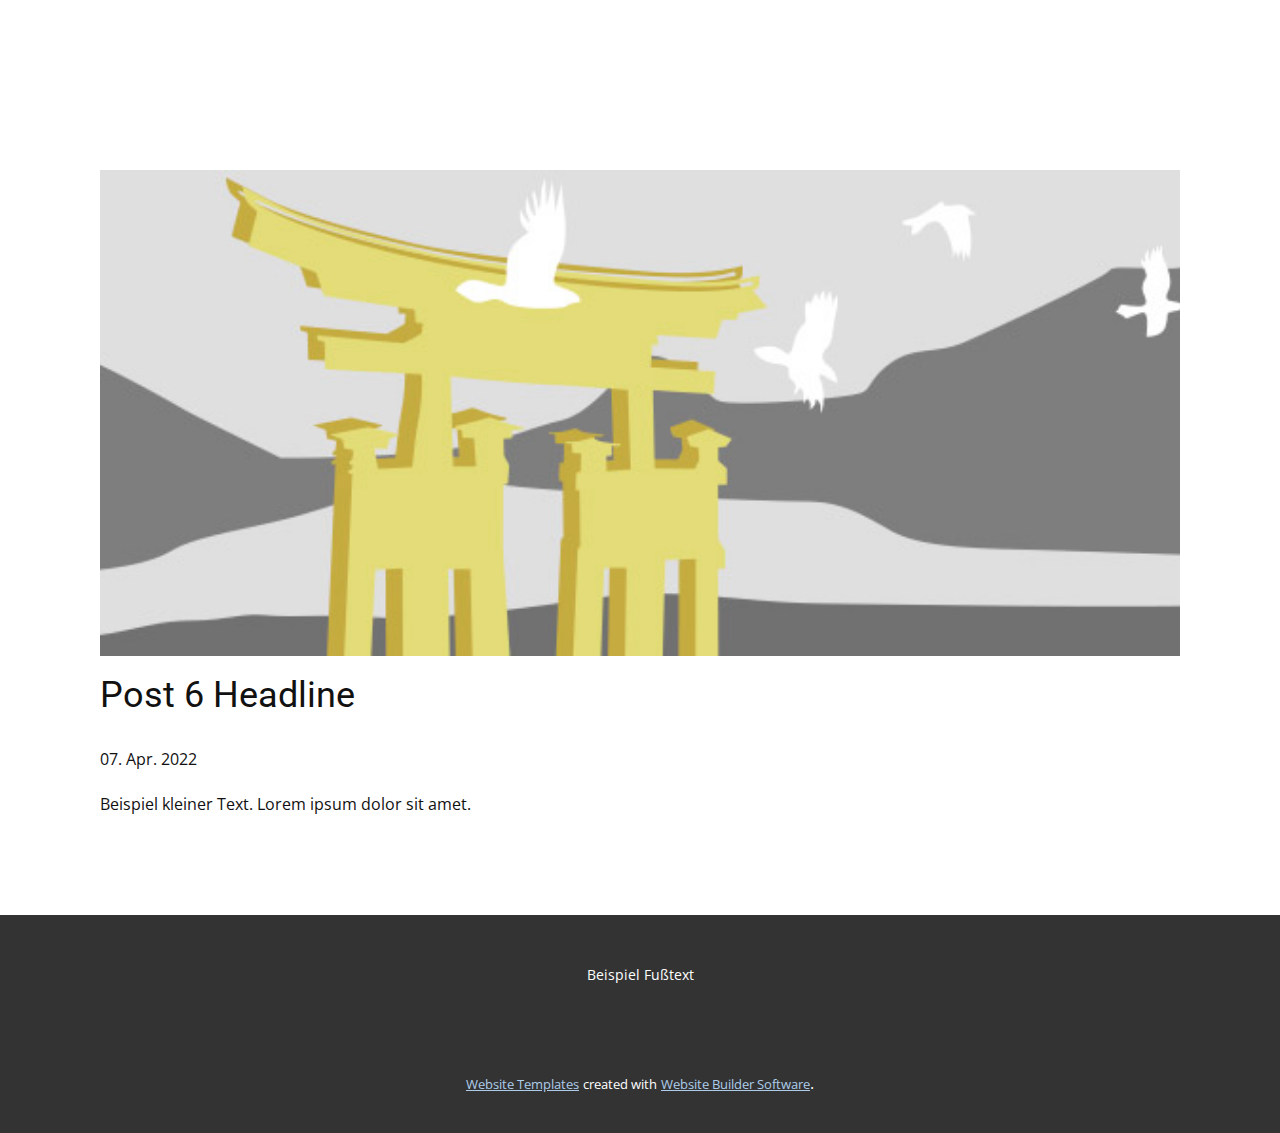
<file: blog/post-5.html>
<!doctype html>
<html style="font-size: 16px;"><head>
    <meta name="viewport" content="width=device-width, initial-scale=1.0">
    <meta charset="utf-8">
    <meta name="keywords" content="Post 1 Headline">
    <meta name="description" content="">
    <meta name="page_type" content="np-template-header-footer-from-plugin">
    <title>Post 6 Headline</title>
    <link rel="stylesheet" href="../nicepage.css" media="screen">
<link rel="stylesheet" href="../Post-Template.css" media="screen">
    <script class="u-script" type="text/javascript" src="../jquery.js" defer=""></script>
    <script class="u-script" type="text/javascript" src="../nicepage.js" defer=""></script>
    <meta name="generator" content="Nicepage 4.8.2, nicepage.com">
    <link id="u-theme-google-font" rel="stylesheet" href="https://fonts.googleapis.com/css?family=Roboto:100,100i,300,300i,400,400i,500,500i,700,700i,900,900i|Open+Sans:300,300i,400,400i,500,500i,600,600i,700,700i,800,800i">
    
    
    <script type="application/ld+json">{
		"@context": "http://schema.org",
		"@type": "Organization",
		"name": ""
}</script>
    <meta name="theme-color" content="#478ac9">
  </head>
  <body class="u-body u-xl-mode"><header class="u-clearfix u-header u-sticky-cff9 u-header" id="sec-42fa"><div class="u-clearfix u-sheet u-sheet-1">
        <nav class="u-menu u-menu-dropdown u-offcanvas u-menu-1">
          <div class="menu-collapse" style="font-size: 1rem; letter-spacing: 0px;">
            <a class="u-button-style u-custom-left-right-menu-spacing u-custom-padding-bottom u-custom-text-active-color u-custom-text-color u-custom-text-hover-color u-custom-top-bottom-menu-spacing u-nav-link u-text-active-palette-1-base u-text-hover-palette-2-base" href="#">
              <svg class="u-svg-link" viewBox="0 0 24 24"><use xmlns:xlink="http://www.w3.org/1999/xlink" xlink:href="#menu-hamburger"></use></svg>
              <svg class="u-svg-content" version="1.1" id="menu-hamburger" viewBox="0 0 16 16" x="0px" y="0px" xmlns:xlink="http://www.w3.org/1999/xlink" xmlns="http://www.w3.org/2000/svg"><g><rect y="1" width="16" height="2"></rect><rect y="7" width="16" height="2"></rect><rect y="13" width="16" height="2"></rect>
</g></svg>
            </a>
          </div>
          <div class="u-custom-menu u-nav-container">
            <ul class="u-nav u-unstyled u-nav-1"><li class="u-nav-item"><a class="u-button-style u-nav-link u-text-active-custom-color-1 u-text-hover-palette-1-base u-text-white" href="../Startseite.html" style="padding: 10px 20px;">Startseite</a>
</li></ul>
          </div>
          <div class="u-custom-menu u-nav-container-collapse">
            <div class="u-black u-container-style u-inner-container-layout u-opacity u-opacity-95 u-sidenav">
              <div class="u-inner-container-layout u-sidenav-overflow">
                <div class="u-menu-close"></div>
                <ul class="u-align-center u-nav u-popupmenu-items u-unstyled u-nav-2"><li class="u-nav-item"><a class="u-button-style u-nav-link" href="../Startseite.html">Startseite</a>
</li></ul>
              </div>
            </div>
            <div class="u-black u-menu-overlay u-opacity u-opacity-70"></div>
          </div>
        </nav>
      </div></header>
    <section class="u-align-center u-clearfix u-section-1" id="sec-69b6">
      <div class="u-clearfix u-sheet u-valign-middle-md u-valign-middle-sm u-valign-middle-xs u-sheet-1"><!--post_details--><!--post_details_options_json--><!--{"source":""}--><!--/post_details_options_json--><!--blog_post-->
        <div class="u-container-style u-expanded-width u-post-details u-post-details-1">
          <div class="u-container-layout u-valign-middle u-container-layout-1"><!--blog_post_image-->
            <img alt="" class="u-blog-control u-expanded-width u-image u-image-default u-image-1" src="[data-uri]"><!--/blog_post_image--><!--blog_post_header-->
            <h2 class="u-blog-control u-text u-text-1">Post 6 Headline</h2><!--/blog_post_header--><!--blog_post_metadata-->
            <div class="u-blog-control u-metadata u-metadata-1"><!--blog_post_metadata_date-->
              <span class="u-meta-date u-meta-icon">07. Apr. 2022</span><!--/blog_post_metadata_date--><!--blog_post_metadata_category-->
              <!--/blog_post_metadata_category--><!--blog_post_metadata_comments-->
              <!--/blog_post_metadata_comments-->
            </div><!--/blog_post_metadata--><!--blog_post_content-->
            <div class="u-align-justify u-blog-control u-post-content u-text u-text-2 fr-view">
  Beispiel kleiner Text. Lorem ipsum dolor sit amet.
  </div><!--/blog_post_content-->
          </div>
        </div><!--/blog_post--><!--/post_details-->
      </div>
    </section>
    
    
    <footer class="u-align-center u-clearfix u-footer u-grey-80 u-footer" id="sec-df6f"><div class="u-clearfix u-sheet u-valign-middle u-sheet-1">
        <p class="u-small-text u-text u-text-variant u-text-1">Beispiel Fußtext</p>
      </div></footer>
    <section class="u-backlink u-clearfix u-grey-80">
      <a class="u-link" href="https://nicepage.com/website-templates" target="_blank">
        <span>Website Templates</span>
      </a>
      <p class="u-text">
        <span>created with</span>
      </p>
      <a class="u-link" href="" target="_blank">
        <span>Website Builder Software</span>
      </a>. 
    </section>
  
</body></html>
</file>
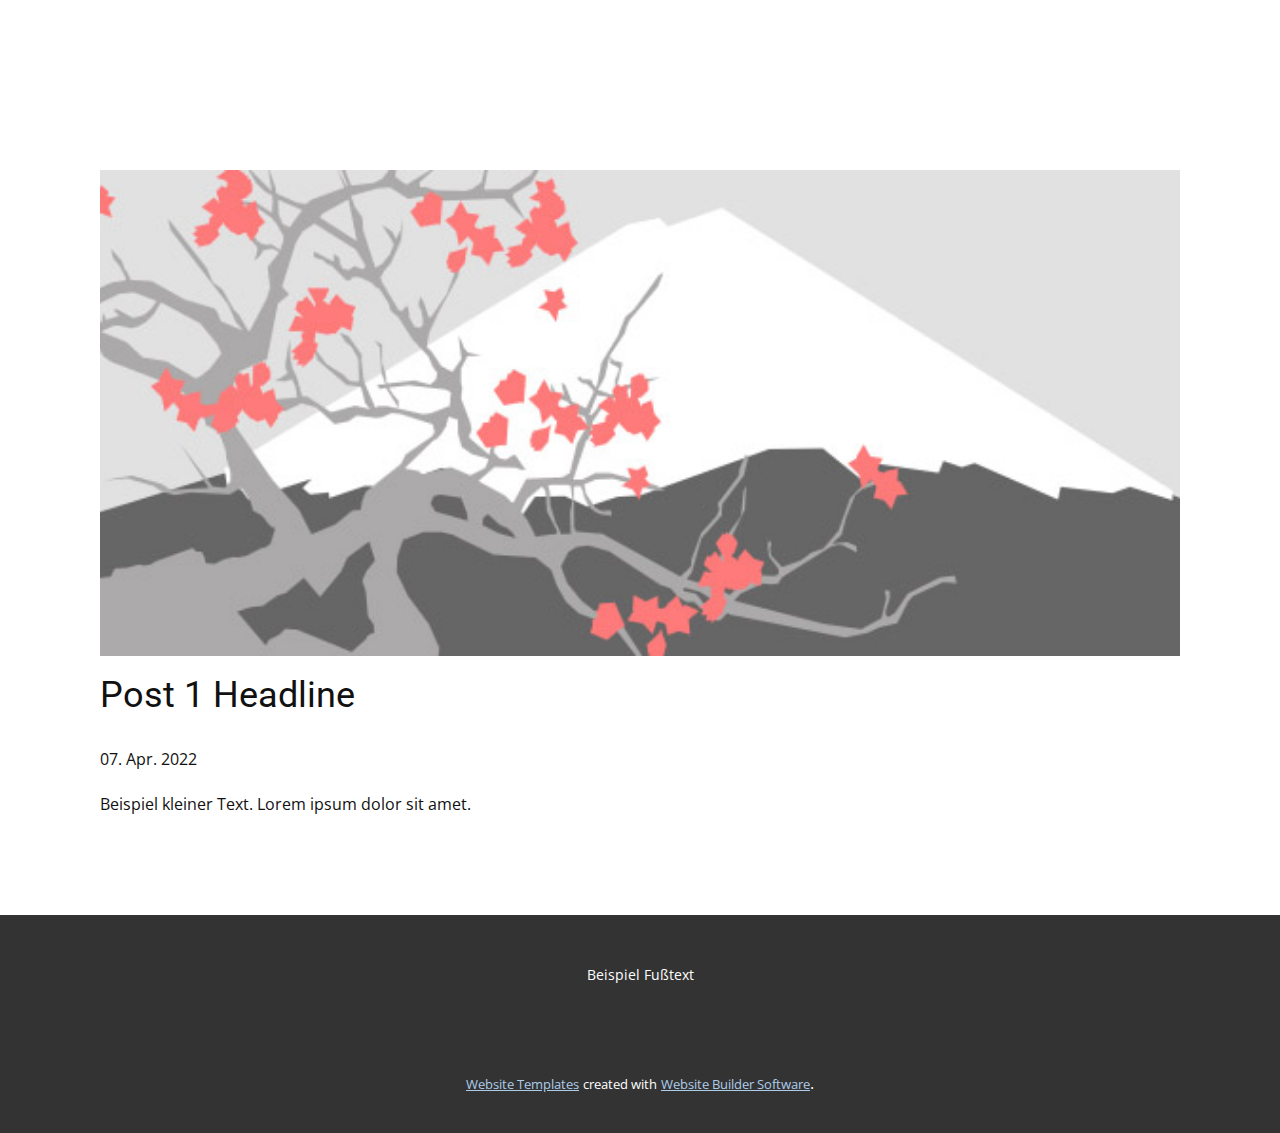
<file: blog/post.html>
<!doctype html>
<html style="font-size: 16px;"><head>
    <meta name="viewport" content="width=device-width, initial-scale=1.0">
    <meta charset="utf-8">
    <meta name="keywords" content="Post 1 Headline">
    <meta name="description" content="">
    <meta name="page_type" content="np-template-header-footer-from-plugin">
    <title>Post 1 Headline</title>
    <link rel="stylesheet" href="../nicepage.css" media="screen">
<link rel="stylesheet" href="../Post-Template.css" media="screen">
    <script class="u-script" type="text/javascript" src="../jquery.js" defer=""></script>
    <script class="u-script" type="text/javascript" src="../nicepage.js" defer=""></script>
    <meta name="generator" content="Nicepage 4.8.2, nicepage.com">
    <link id="u-theme-google-font" rel="stylesheet" href="https://fonts.googleapis.com/css?family=Roboto:100,100i,300,300i,400,400i,500,500i,700,700i,900,900i|Open+Sans:300,300i,400,400i,500,500i,600,600i,700,700i,800,800i">
    
    
    <script type="application/ld+json">{
		"@context": "http://schema.org",
		"@type": "Organization",
		"name": ""
}</script>
    <meta name="theme-color" content="#478ac9">
  </head>
  <body class="u-body u-xl-mode"><header class="u-clearfix u-header u-sticky-cff9 u-header" id="sec-42fa"><div class="u-clearfix u-sheet u-sheet-1">
        <nav class="u-menu u-menu-dropdown u-offcanvas u-menu-1">
          <div class="menu-collapse" style="font-size: 1rem; letter-spacing: 0px;">
            <a class="u-button-style u-custom-left-right-menu-spacing u-custom-padding-bottom u-custom-text-active-color u-custom-text-color u-custom-text-hover-color u-custom-top-bottom-menu-spacing u-nav-link u-text-active-palette-1-base u-text-hover-palette-2-base" href="#">
              <svg class="u-svg-link" viewBox="0 0 24 24"><use xmlns:xlink="http://www.w3.org/1999/xlink" xlink:href="#menu-hamburger"></use></svg>
              <svg class="u-svg-content" version="1.1" id="menu-hamburger" viewBox="0 0 16 16" x="0px" y="0px" xmlns:xlink="http://www.w3.org/1999/xlink" xmlns="http://www.w3.org/2000/svg"><g><rect y="1" width="16" height="2"></rect><rect y="7" width="16" height="2"></rect><rect y="13" width="16" height="2"></rect>
</g></svg>
            </a>
          </div>
          <div class="u-custom-menu u-nav-container">
            <ul class="u-nav u-unstyled u-nav-1"><li class="u-nav-item"><a class="u-button-style u-nav-link u-text-active-custom-color-1 u-text-hover-palette-1-base u-text-white" href="../Startseite.html" style="padding: 10px 20px;">Startseite</a>
</li></ul>
          </div>
          <div class="u-custom-menu u-nav-container-collapse">
            <div class="u-black u-container-style u-inner-container-layout u-opacity u-opacity-95 u-sidenav">
              <div class="u-inner-container-layout u-sidenav-overflow">
                <div class="u-menu-close"></div>
                <ul class="u-align-center u-nav u-popupmenu-items u-unstyled u-nav-2"><li class="u-nav-item"><a class="u-button-style u-nav-link" href="../Startseite.html">Startseite</a>
</li></ul>
              </div>
            </div>
            <div class="u-black u-menu-overlay u-opacity u-opacity-70"></div>
          </div>
        </nav>
      </div></header>
    <section class="u-align-center u-clearfix u-section-1" id="sec-69b6">
      <div class="u-clearfix u-sheet u-valign-middle-md u-valign-middle-sm u-valign-middle-xs u-sheet-1"><!--post_details--><!--post_details_options_json--><!--{"source":""}--><!--/post_details_options_json--><!--blog_post-->
        <div class="u-container-style u-expanded-width u-post-details u-post-details-1">
          <div class="u-container-layout u-valign-middle u-container-layout-1"><!--blog_post_image-->
            <img alt="" class="u-blog-control u-expanded-width u-image u-image-default u-image-1" src="[data-uri]"><!--/blog_post_image--><!--blog_post_header-->
            <h2 class="u-blog-control u-text u-text-1">Post 1 Headline</h2><!--/blog_post_header--><!--blog_post_metadata-->
            <div class="u-blog-control u-metadata u-metadata-1"><!--blog_post_metadata_date-->
              <span class="u-meta-date u-meta-icon">07. Apr. 2022</span><!--/blog_post_metadata_date--><!--blog_post_metadata_category-->
              <!--/blog_post_metadata_category--><!--blog_post_metadata_comments-->
              <!--/blog_post_metadata_comments-->
            </div><!--/blog_post_metadata--><!--blog_post_content-->
            <div class="u-align-justify u-blog-control u-post-content u-text u-text-2 fr-view">
  Beispiel kleiner Text. Lorem ipsum dolor sit amet.
  </div><!--/blog_post_content-->
          </div>
        </div><!--/blog_post--><!--/post_details-->
      </div>
    </section>
    
    
    <footer class="u-align-center u-clearfix u-footer u-grey-80 u-footer" id="sec-df6f"><div class="u-clearfix u-sheet u-valign-middle u-sheet-1">
        <p class="u-small-text u-text u-text-variant u-text-1">Beispiel Fußtext</p>
      </div></footer>
    <section class="u-backlink u-clearfix u-grey-80">
      <a class="u-link" href="https://nicepage.com/website-templates" target="_blank">
        <span>Website Templates</span>
      </a>
      <p class="u-text">
        <span>created with</span>
      </p>
      <a class="u-link" href="" target="_blank">
        <span>Website Builder Software</span>
      </a>. 
    </section>
  
</body></html>
</file>
